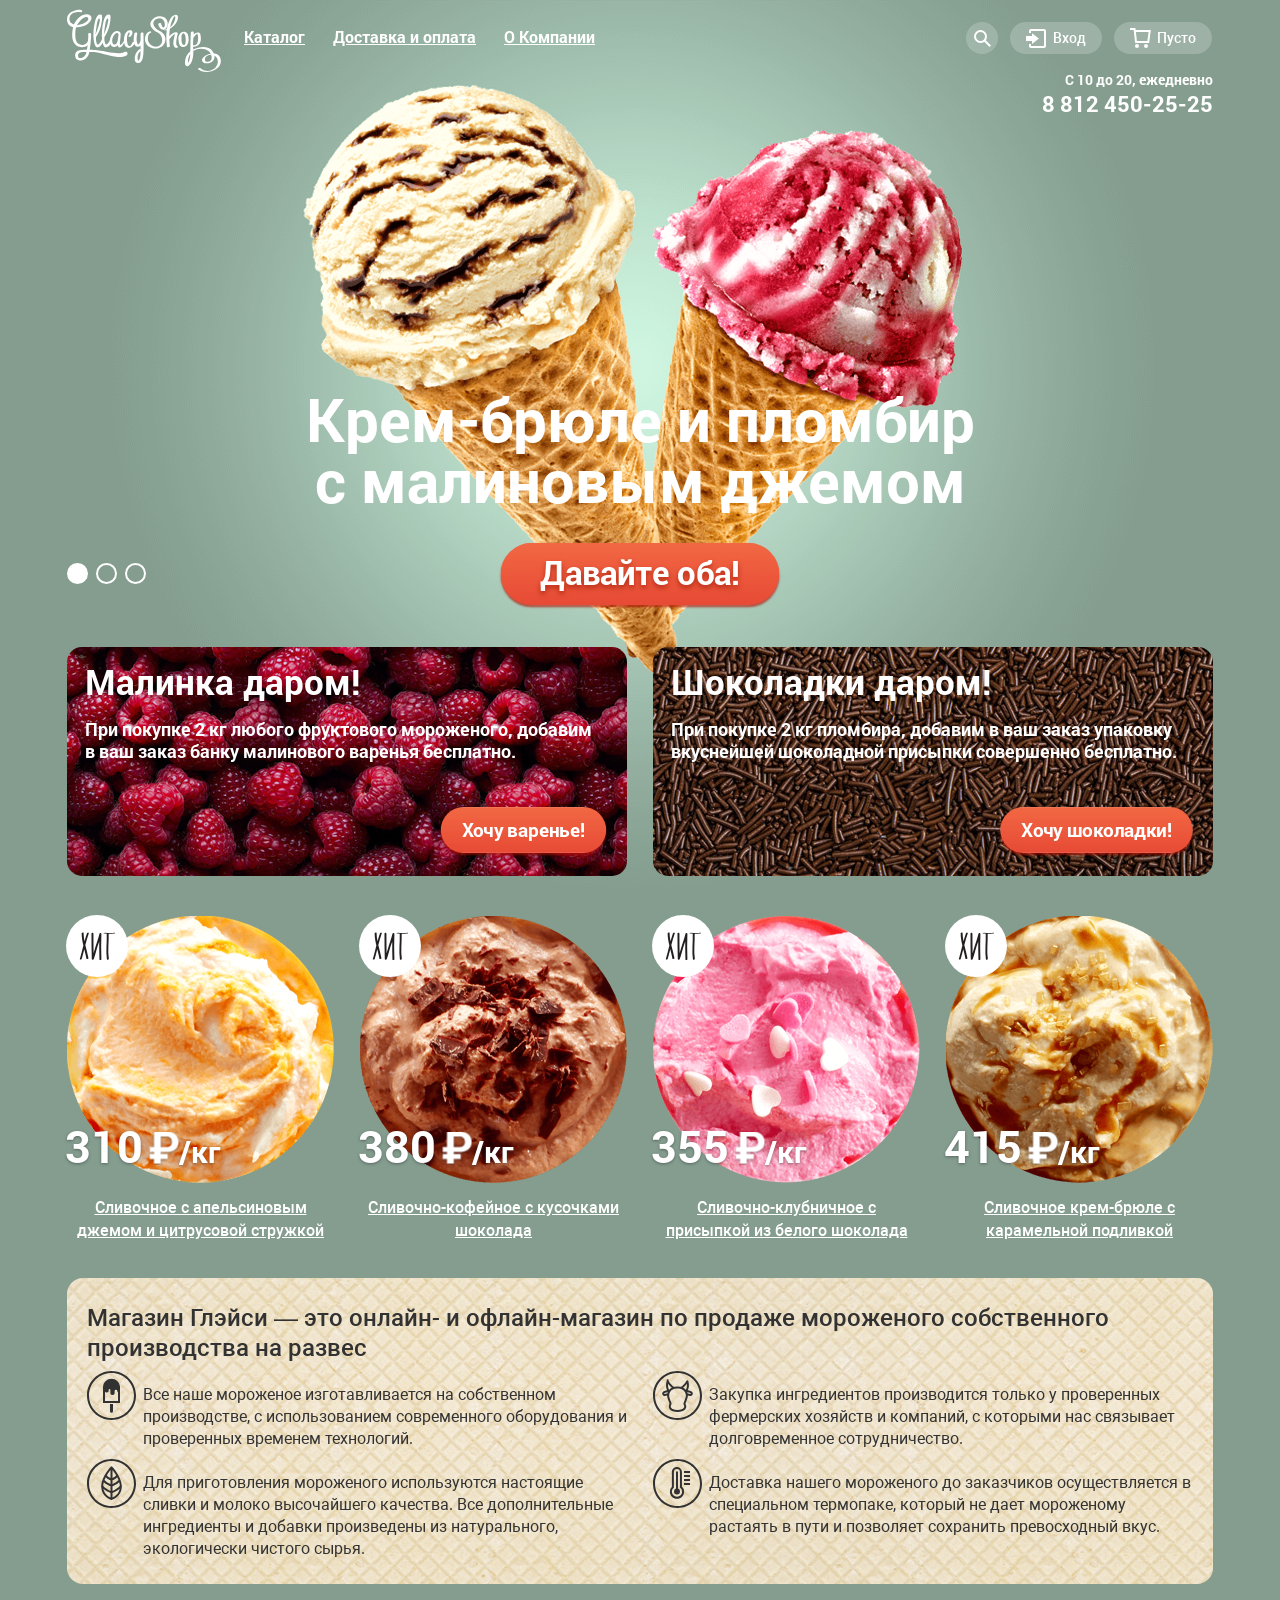
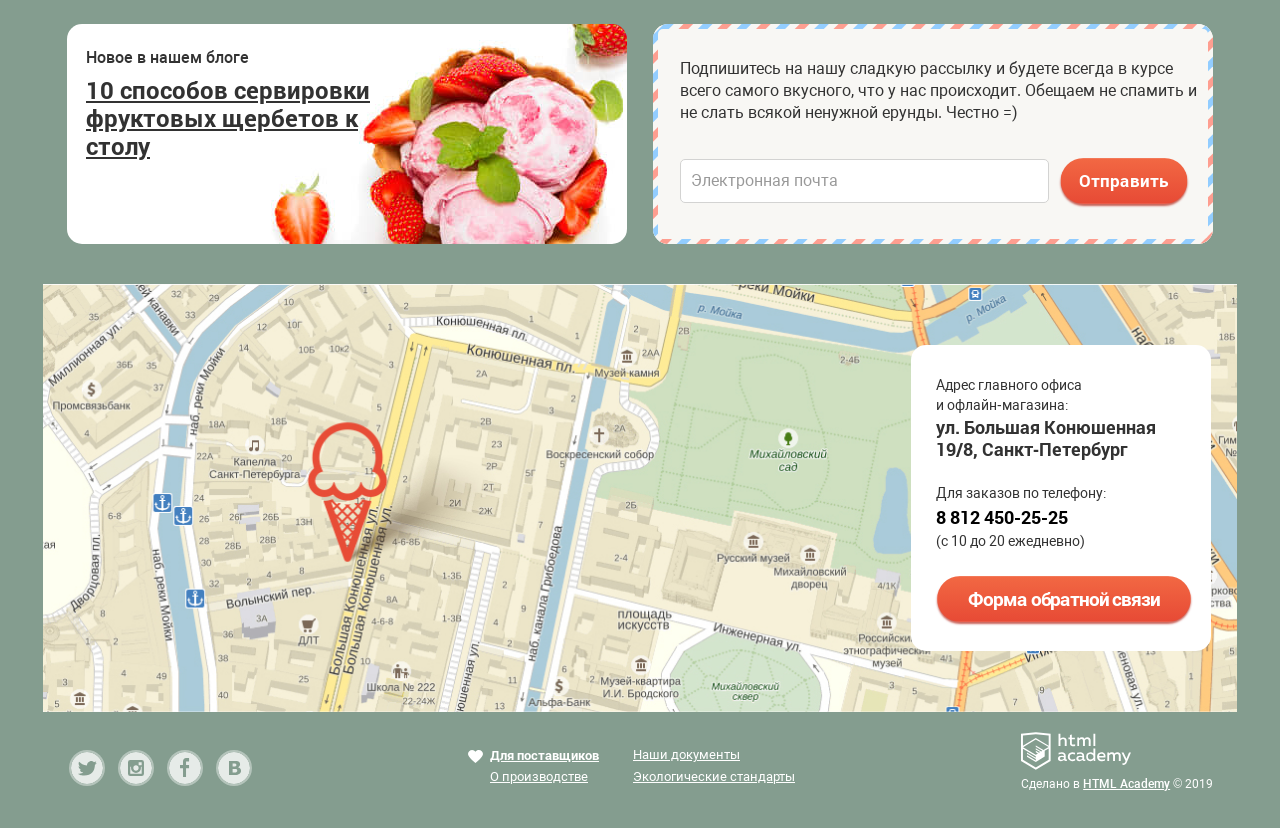
<file: index.html>
<!DOCTYPE html>
<html lang="ru">

<head>
  <meta charset="utf-8">
  <title>HTML Academy: Глейси</title>
  <link rel="stylesheet" href="css/normalize.css">
  <link rel="stylesheet" href="css/style.min.css">
</head>

<body class="page-body">
  <input class="visually-hidden" type="radio" id="product-1" name="toggle" checked>
  <input class="visually-hidden" type="radio" id="product-2" name="toggle">
  <input class="visually-hidden" type="radio" id="product-3" name="toggle">
  <div class="site-wrapper">
    <header class="container page-header">
      <a class="header__column-left"><img class="logo  navigation__logo" src="img/logo.svg" width="154" height="64" alt="Логотип Gllacy Shop"></a>
      <nav class="navigation header__column-center">
        <ul class="navigation-list">
          <li class="navigation-list__item">
            <a class="navigation-list__link" href="#">Каталог</a>
            <ul class="nested-list navigation__nested-list">
              <li class="nested-list__item"><a class="nested-list__link nested-list__link--heading" href="#">Новинки</a></li>
              <li class="nested-list__item"><a class="nested-list__link" href="catalog.html">Сливочное</a></li>
              <li class="nested-list__item"><a class="nested-list__link" href="#">Щербеты</a></li>
              <li class="nested-list__item"><a class="nested-list__link" href="#">Фруктовый лед</a></li>
              <li class="nested-list__item"><a class="nested-list__link" href="#">Мелорин</a></li>
            </ul>
          </li>
          <li class="navigation-list__item"><a class="navigation-list__link" href="#">Доставка и оплата</a></li>
          <li class="navigation-list__item"><a class="navigation-list__link" href="#">О Компании</a></li>
        </ul>
      </nav>
      <div class="header__column-right">
        <ul class="user-navigation">
          <li class="user-navigation__item">
            <button class="user-navigation__icon user-navigation__icon--search" type="button" name="button-search-icon" aria-label="При наведении показывается форма поискаg сайту"><svg xmlns="http://www.w3.org/2000/svg" xmlns:xlink="http://www.w3.org/1999/xlink"
                width="17" height="17" viewbox="0 0 17 17">
                <path fill="#fff" d="M16.958 15.527L11.75 10.32A6.455 6.455 0 0 0 13 6.5 6.5 6.5 0 1 0 6.5 13a6.465 6.465 0 0 0 3.839-1.263l5.205 5.204 1.414-1.414zM6.5 11C4.019 11 2 8.981 2 6.5S4.019 2 6.5 2 11 4.019 11 6.5 8.981 11 6.5 11z" /></svg></button>
            <form class="search-form popup-form user-navigation__popup-form" action="https://echo.htmlacademy.ru" method="get" aria-label="Поиск по сайту">
              <input class="input search-form__input" type="search" name="search" placeholder="Что ищем?">
            </form>
          </li>
          <li class="user-navigation__item">
            <a class="user-navigation__icon user-navigation__icon--login" href="#"><svg class="user-navigation__button-icon" xmlns="http://www.w3.org/2000/svg" xmlns:xlink="http://www.w3.org/1999/xlink" width="21" height="19" viewbox="0 0 21 19">
                <g fill="#fff">
                  <path d="M6 14.875L12.917 9.5 6 4.125v2.917H-.042v4.917H6z" />
                  <path d="M18 0H5C3.9 0 3 .9 3 2v2h2V2h13v15H5v-2H3v2c0 1.1.9 2 2 2h13c1.1 0 2-.9 2-2V2c0-1.1-.9-2-2-2z" />
                </g>
              </svg> Вход</a>
            <form class="form-login user-navigation__form-login popup-form user-navigation__popup-form" action="https://echo.htmlacademy.ru" method="post" aria-label="Форма входа в личный кабинет">
              <input class="input form-login__input" type="email" name="login" placeholder="Электронная почта">
              <input class="input form-login__input" type="password" name="password" placeholder="Пароль">
              <div class="form-login__wrapper">
                <button class="button form-login__button" type="submit">Войти</button>
                <div class="form-login__wrapper-right">
                  <a class="link popup-form__link" href="#">Забыли пароль?</a>
                  <a class="link popup-form__link" href="#">Новая регистрация</a>
                </div>
              </div>
            </form>
          </li>
          <li class="user-navigation__item">
            <a class="user-navigation__icon shopping-cart-icon" href="#" aria-label="Корзина: Пусто">
              <svg class="user-navigation__button-icon" xmlns="http://www.w3.org/2000/svg" width="21" height="20" viewbox="0 0 21 20">
                <g fill="#fff">
                  <path d="M5.657 2.031L5.422 0H0v2h3.64l1.5 13h13.988l1.699-12.969H5.657zM17.372 13H6.922L5.888 4.031h12.66L17.372 13z" />
                  <circle cx="6.984" cy="18" r="2" />
                  <circle cx="15.984" cy="18" r="2" />
                </g>
              </svg>
              Пусто</a>
          </li>
        </ul>
        <p class="header-contacts">
          <span class="text header-contacts__text">C 10 до 20, ежедневно</span>
          <a class="telephone header-contacts__telephone" href="tel:8812450525207">8 812 450-25-25</a>
        </p>
      </div>
    </header>
    <main class="main">
      <div class="container">
        <h1 class="visually-hidden"> Магазин мороженного"Gllacy Shop"</h1>
        <section class="slider">
          <h2 class="visually-hidden">Актуальные предложения</h2>
          <div class="slider-controls">
            <label for="product-1">Первый</label>
            <label for="product-2">Второй</label>
            <label for="product-3">Третий</label>
          </div>
          <ul class="slider-list">
            <li class="slider-item slide" id="slide1">
              <h3 class="slide-title">
                Крем-брюле и пломбир с малиновым джемом
              </h3>
              <a class="button slide-button" href="#">Давайте оба!</a>
            </li>
            <li class="slider-item slide" id="slide2">
              <h3 class="slide-title">
                Шоколадный пломбир и лимонный сорбет
              </h3>
              <a class="button slide-button" href="#">Давайте оба!</a>
            </li>
            <li class="slider-item slide" id="slide3">
              <h3 class="slide-title">
                Пломбир с помадкой и клубничный щербет
              </h3>
              <a class="button slide-button" href="#">Давайте оба!</a>
            </li>
          </ul>
        </section>
        <section class="stock">
          <h2 class="visually-hidden">Акции</h2>
          <ul class="stock__list">
            <li class="stock-item  stock-item--raspberries">
              <h3 class="stock-item__title">Малинка даром!</h3>
              <p class="text stock-item__text">При покупке 2 кг любого фруктового мороженого, добавим в ваш заказ банку малинового варенья бесплатно.
              </p>
              <a class="button stock-item__button" href="#">Хочу варенье!</a>
            </li>
            <li class="stock-item  stock-item--chocolate">
              <h3 class="stock-item__title">Шоколадки даром!</h3>
              <p class="text stock-item__text">При покупке 2 кг пломбира, добавим в ваш заказ упаковку вкуснейшей шоколадной присыпки совершенно бесплатно.
              </p>
              <a class="button stock-item__button" href="#">Хочу шоколадки!</a>
            </li>
          </ul>
        </section>
        <section class="catalog">
          <h2 class="visually-hidden">Каталог мороженного </h2>
          <ul class="calalog-list">
            <li class="catalog-item">
              <div class="catalog-item__wrapper-image catalog-item__wrapper-image--flag">
                <img class="catalog-item__image" src="img/catalog-preview-4.png" width="267" height="267" alt="Мороженное жетлого цвета с белыми прожилками">
                <p class="catalog-item__price">310<span class="catalog-item__price--measure">/кг</span></p>
              </div>
              <h3 class="catalog-item__title">
                <a class="link catalog-item__link" href="#">Сливочное с апельсиновым джемом и цитрусовой стружкой</a>
              </h3>
              <div class="catalog-item__container">
                <a class="button catalog-item__button" href="#">Быстрый просмотр</a>
              </div>
            </li>
            <li class="catalog-item">
              <div class="catalog-item__wrapper-image  catalog-item__wrapper-image--flag">
                <img class="catalog-item__image" src="img/catalog-preview-6.png" width="267" height="267" alt="Мороженное светло-коричневого цвета с присыпкой из тертого шоколада">
                <p class="catalog-item__price">380<span class="catalog-item__price--measure">/кг</span></p>
              </div>
              <h3 class="catalog-item__title">
                <a class="link catalog-item__link" href="#">Сливочно-кофейное с кусочками шоколада</a>
              </h3>
              <div class="catalog-item__container">
                <a class="button catalog-item__button" href="#">Быстрый просмотр</a>
              </div>
            </li>
            <li class="catalog-item">
              <div class="catalog-item__wrapper-image  catalog-item__wrapper-image--flag">
                <img class="catalog-item__image" src="img/catalog-preview-7.png" width="267" height="267" alt="Мороженное свето-розового цвета с присыпкой из белых и розовых сердечек ">
                <p class="catalog-item__price">355<span class="catalog-item__price--measure">/кг</span></p>
              </div>
              <h3 class="catalog-item__title">
                <a class="link catalog-item__link" href="#">Сливочно-клубничное с присыпкой из белого шоколада</a>
              </h3>
              <div class="catalog-item__container">
                <a class="button catalog-item__button" href="#">Быстрый просмотр</a>
              </div>
            </li>
            <li class="catalog-item">
              <div class="catalog-item__wrapper-image catalog-item__wrapper-image--flag">
                <img class="catalog-item__image" src="img/catalog-preview-8.png" width="267" height="267" alt="Белое мороженное с карамельными вкраплениями">
                <p class="catalog-item__price">415<span class="catalog-item__price--measure">/кг</span></p>
              </div>
              <h3 class="catalog-item__title">
                <a class="link catalog-item__link" href="#">Сливочное крем-брюле с карамельной подливкой</a>
              </h3>
              <div class="catalog-item__container">
                <a class="button catalog-item__button" href="#">Быстрый просмотр</a>
              </div>
            </li>
          </ul>
        </section>
        <section class="advantages">
          <h2 class="visually-hidden">Преимущества</h2>
          <p class="text  advantages__description">Магазин Глэйси — это онлайн- и офлайн-магазин по продаже мороженого собственного производства на развес</p>
          <ul class="advantages-list">
            <li class="advantages-item advantages-item--ice-cream">
              <p class="text advantages-item__text">Все наше мороженое изготавливается на собственном производстве, с использованием современного оборудования и проверенных временем технологий.
              </p>
            </li>
            <li class="advantages-item advantages-item--cow">
              <p class="text advantages-item__text">Закупка ингредиентов производится только у проверенных фермерских хозяйств и компаний, с которыми нас связывает долговременное сотрудничество.
              </p>
            </li>
            <li class="advantages-item  advantages-item--eco">
              <p class="text advantages-item__text">
                Для приготовления мороженого используются настоящие сливки и молоко высочайшего качества. Все дополнительные ингредиенты и добавки произведены из натурального, экологически чистого сырья.
              </p>
            </li>
            <li class="advantages-item advantages-item--thermometer">
              <p class="text advantages-item__text">Доставка нашего мороженого до заказчиков осуществляется в специальном термопаке, который не дает мороженому растаять в пути и позволяет сохранить превосходный вкус.
              </p>
            </li>
          </ul>
        </section>
        <section class="news">
          <h2 class="visually-hidden">Новости блога</h2>
          <article class="news-article news__item">
            <h3 class="news-article__title">Новое в нашем блоге</h3>
            <a class="link news-article__link" href="#">10 способов сервировки фруктовых щербетов к столу</a>
          </article>
          <div class="subscription-conteiner news__item">
            <section class="subscription">
              <h3 class="visually-hidden">Подписка на рассылку новостей</h3>
              <p class="text subscription__text">Подпишитесь на нашу сладкую рассылку и будете всегда в курсе всего самого вкусного, что у нас происходит. Обещаем не спамить и не слать всякой ненужной ерунды. Честно =) </p>
              <form class="subscription-form subscription__subscription-form" action="https://echo.htmlacademy.ru" method="get" aria-label="Оставить элекnронную почту для подписки на новости">
                <input class="input subscription-form__input" type="search" name="search" placeholder="Электронная почта">
                <button class="button subscription-form__button" type="submit">Отправить</button>
              </form>
            </section>
          </div>
        </section>
      </div>
      <section class="contacts">
        <h2 class="visually-hidden">Контакты</h2>
        <div class="container">
          <div class="contacts-wrapper">
            <p class="text contacts__text">Адрес главного офиса и&#160;офлайн&#8209;магазина:</p>
            <address class="address" property="address" typeof="PostalAddress">
              <span class="text contacts__text contacts__text--address" property="streetAddress"> ул. Большая Конюшенная 19/8,</span>
              <span class="text contacts__text contacts__text--address" property="addressLocality"> Санкт&#8209;Петербург </span>
            </address>
            <p class="text contacts__text contacts__text--telephone">Для заказов по телефону:</p>
            <a class="telephone contacts__telephone" href="tel:8812450525207" property="telephone">8 812 450-25-25</a>
            <p class="text contacts__text contacts__text--telephone">(c 10 до 20 ежедневно)</p>
            <a class="button contacts__button" href="contacts.html">Форма обратной связи</a>
          </div>
        </div>
        <iframe class="map contacts__map" src="https://www.google.com/maps/embed?pb=!1m18!1m12!1m3!1d1998.6037872533277!2d30.320858716096975!3d59.93871648187614!2m3!1f0!2f0!3f0!3m2!1i1024!2i768!4f13.1!3m3!1m2!1s0x4696310fca145cc1%3A0x42b32648d8238007!2z0JHQvtC70YzRiNCw0Y8g0JrQvtC90Y7RiNC10L3QvdCw0Y8g0YPQuy4sIDE5LzgsINCh0LDQvdC60YIt0J_QtdGC0LXRgNCx0YPRgNCzLCDQoNC-0YHRgdC40Y8sIDE5MTE4Ng!5e0!3m2!1sru!2sus!4v1552592112877"></iframe>
      </section>
    </main>
    <footer class="page-footer container">
      <ul class="social-list page-footer__social-list">
        <li class="social-item"><a class="social-item__link social-item__link--twitter" href="https://twitter.com/htmlacademy_ru?lang=ru" aria-label="HTML Академия в Twitter"></a></li>
        <li class="social-item"><a class="social-item__link social-item__link--instagram" href="https://www.instagram.com/htmlacademy/?hl=ru" aria-label="HTML Академия в Instagram"></a></li>
        <li class="social-item"><a class="social-item__link social-item__link--facebook" href="https://www.facebook.com/htmlacademy/" aria-label="HTML Академия в Facebook"></a></li>
        <li class="social-item"><a class="social-item__link social-item__link--vkontakte" href="https://vk.com/htmlacademy" aria-label="HTML Академия в Vkontakte"></a></li>
      </ul>
      <ul class="legal-list page-footer__legal-list">
        <li class="legal-item"><a class="link legal-item__link legal-item__link--accent" href="#">Для поставщиков</a></li>
        <li class="legal-item"><a class="link legal-item__link" href="#">Наши документы</a></li>
        <li class="legal-item"><a class="link legal-item__link" href="#">О производстве</a></li>
        <li class="legal-item"><a class="link legal-item__link" href="#">Экологические стандарты</a></li>
      </ul>
      <div class="copyright page-footer__copyright">
        <a href="https://htmlacademy.ru/intensive/htmlcss" class="copyright__logo-link"><img class="copyright__logo" src="img/logo-htmlacademy.svg" alt="Логотип htmlacademy" width="110" height="40"></a>
        <p class="text copyright__text">Сделано в <a class="link copyright__link" href="https://htmlacademy.ru/intensive/htmlcss">HTML Academy</a> © 2019</p>
      </div>
    </footer>
  </div>
  <div class="feedback-container">
    <section class="feedback popup-form">
      <h2 class="visually-hidden">Форма обратной связи</h2>
      <p class="text feedback__text">Мы обязательно Вам ответим! </p>
      <form class="feedback-form" action="index.html" method="post">
        <input class="input feedback-form__input" type="text" name="feedback-name" placeholder="Как Вас зовут?">
        <input class="input feedback-form__input" type="email" name="feedback-email" placeholder="Ваша почта для ответа?">
        <textarea class="input feedback-form__input feedback-form__input--text" name="feedback-text" rows="6" cols="80" placeholder="Напишите что-нибудь..."></textarea>
        <button class="button feedback__button" type="submit" name="button">Отправить</button>
        <button class="feedback__button-close" type="button" name="button-close" aria-label="Закрыть форму"></button>
      </form>
    </section>
  </div>
</body>

</html>
</file>
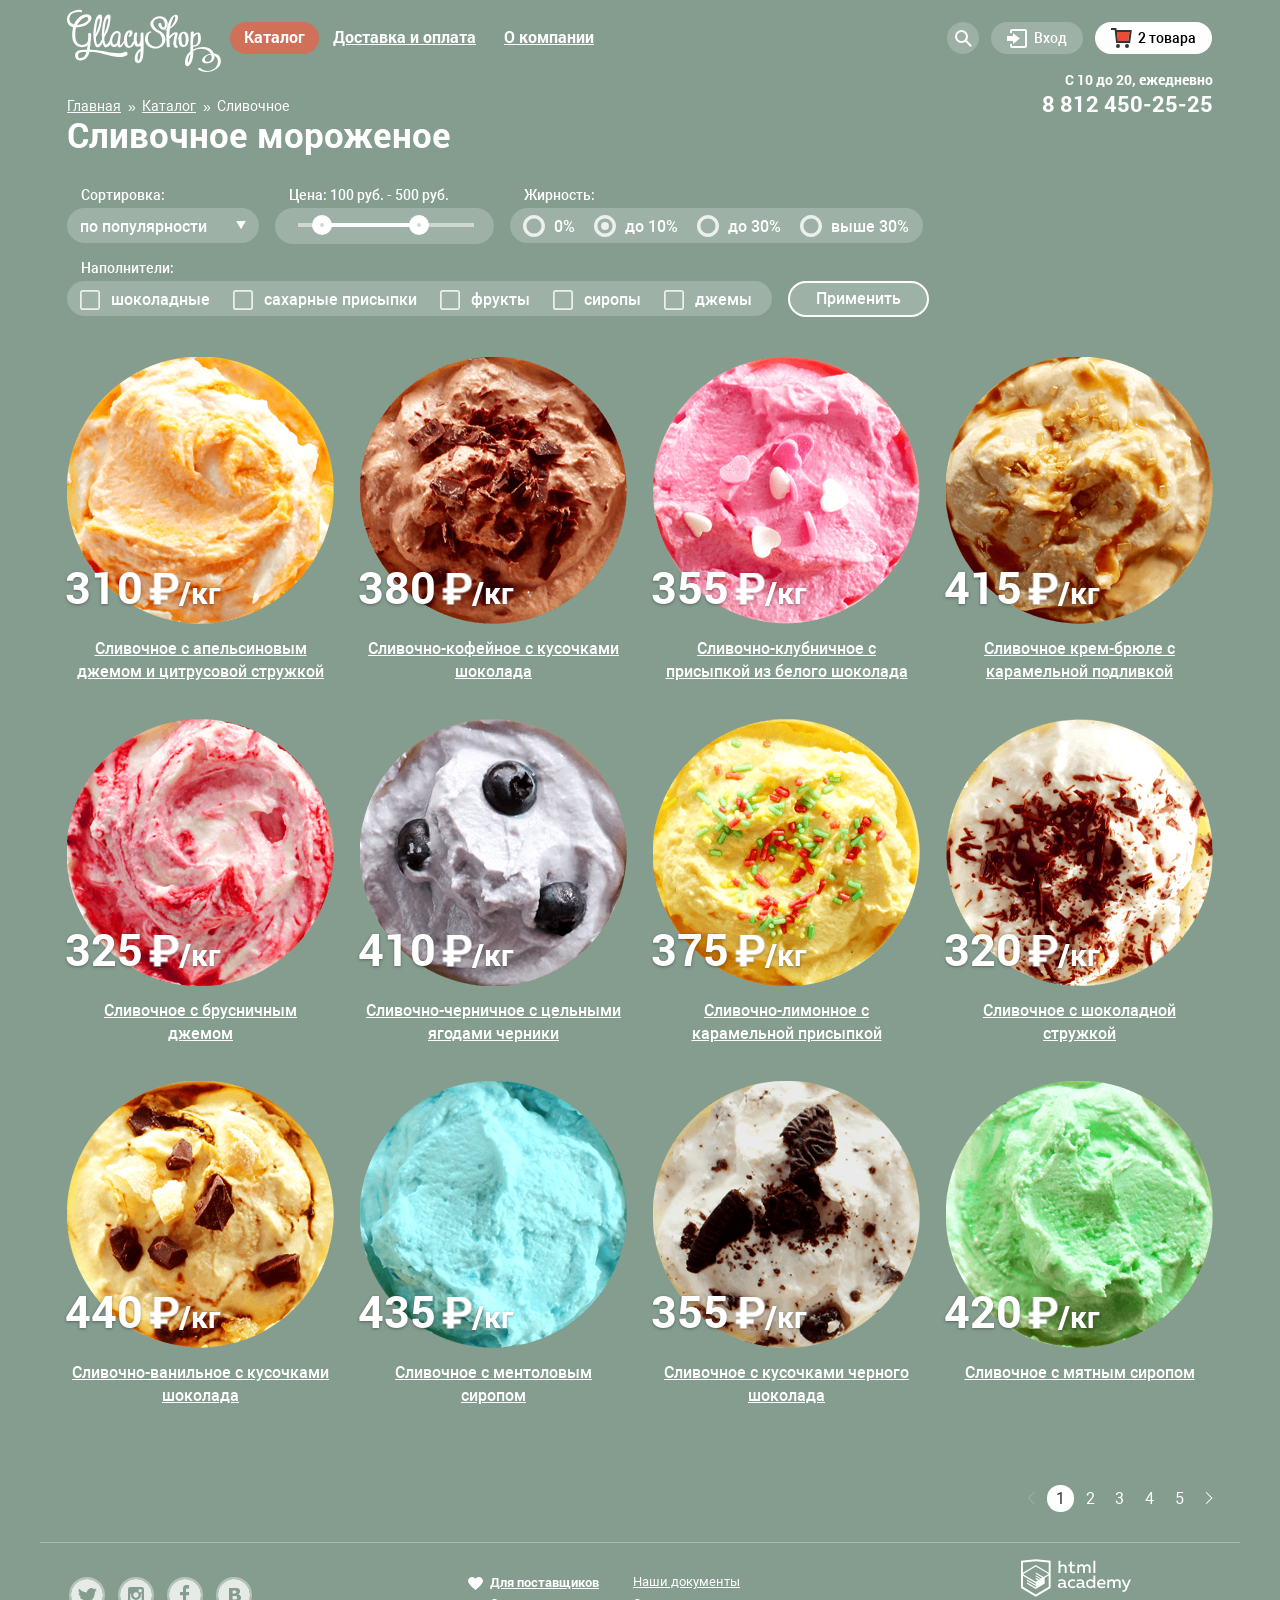
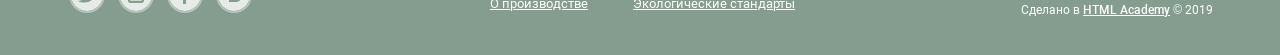
<file: catalog.html>
<!DOCTYPE html>
<html lang="ru">

<head>
  <meta charset="utf-8">
  <title>HTML Academy: Глейси</title>
  <link rel="stylesheet" href="css/normalize.css">
  <link rel="stylesheet" href="css/style.min.css">
</head>

<body class="page-body page-body--inner-page">
  <header class="container page-header">
    <a class="header__column-left" href="./index.html"><img class="logo navigation__logo" src="img/logo.svg" width="154" height="64" alt="Логотип Gllacy Shop"></a>
    <nav class="navigation header__column-center">
      <ul class="navigation-list">
        <li class="navigation-list__item">
          <a class="navigation-list__link navigation-list__link--current">Каталог</a>
          <ul class="nested-list navigation__nested-list">
            <li class="nested-list__item"><a class="nested-list__link nested-list__link--heading" href="#">Новинки</a></li>
            <li class="nested-list__item"><a class="nested-list__link" href="catalog.html">Сливочное</a></li>
            <li class="nested-list__item"><a class="nested-list__link" href="#">Щербеты</a></li>
            <li class="nested-list__item"><a class="nested-list__link" href="#">Фруктовый лед</a></li>
            <li class="nested-list__item"><a class="nested-list__link" href="#">Мелорин</a></li>
          </ul>
        </li>
        <li class="navigation-list__item"><a class="navigation-list__link" href="#">Доставка и оплата</a></li>
        <li class="navigation-list__item"><a class="navigation-list__link" href="#">О компании</a></li>
      </ul>
    </nav>
    <div class="header__column-right">
      <ul class="user-navigation">
        <li class="user-navigation__item">
          <button class="user-navigation__icon user-navigation__icon--search" type="button" name="button-search-icon" aria-label="При наведении показывается форма поискаg сайту"><svg xmlns="http://www.w3.org/2000/svg" xmlns:xlink="http://www.w3.org/1999/xlink"
              width="17" height="17" viewbox="0 0 17 17">
              <path fill="#fff" d="M16.958 15.527L11.75 10.32A6.455 6.455 0 0 0 13 6.5 6.5 6.5 0 1 0 6.5 13a6.465 6.465 0 0 0 3.839-1.263l5.205 5.204 1.414-1.414zM6.5 11C4.019 11 2 8.981 2 6.5S4.019 2 6.5 2 11 4.019 11 6.5 8.981 11 6.5 11z" /></svg></button>
          <form class="search-form popup-form user-navigation__popup-form" action="https://echo.htmlacademy.ru" method="get" aria-label="Поиск по сайту">
            <input class="input search-form__input" type="search" name="search" placeholder="Что ищем?">
          </form>
        </li>
        <li class="user-navigation__item">
          <a class="user-navigation__icon user-navigation__icon--login" href="#"><svg class="user-navigation__button-icon" xmlns="http://www.w3.org/2000/svg" xmlns:xlink="http://www.w3.org/1999/xlink" width="21" height="19" viewbox="0 0 21 19">
              <g fill="#fff">
                <path d="M6 14.875L12.917 9.5 6 4.125v2.917H-.042v4.917H6z" />
                <path d="M18 0H5C3.9 0 3 .9 3 2v2h2V2h13v15H5v-2H3v2c0 1.1.9 2 2 2h13c1.1 0 2-.9 2-2V2c0-1.1-.9-2-2-2z" />
              </g>
            </svg> Вход</a>
          <form class="form-login user-navigation__form-login popup-form user-navigation__popup-form" action="https://echo.htmlacademy.ru" method="post" aria-label="Форма входа в личный кабинет">
            <input class="input form-login__input" type="email" name="login" placeholder="Электронная почта">
            <input class="input form-login__input" type="password" name="password" placeholder="Пароль">
            <div class="form-login__wrapper">
              <button class="button form-login__button" type="submit">Войти</button>
              <div class="form-login__wrapper-right">
                <a href="#" class="link popup-form__link">Забыли пароль?</a>
                <a href="#" class="link popup-form__link">Новая регистрация</a>
              </div>
            </div>
          </form>
        </li>
        <li class="user-navigation__item">
          <a class="user-navigation__icon shopping-cart-icon shopping-cart-icon--full" href="#" aria-label="Корзина: 2 товара">
            <svg class="user-navigation__button-icon" xmlns="http://www.w3.org/2000/svg" width="21" height="20" viewbox="0 0 21 20">
              <path fill="#E84D37" d="M5.888 4.031L6.922 13h10.45l1.176-8.969z" />
              <circle fill="#343434" cx="6.984" cy="18" r="2" />
              <circle fill="#343434" cx="15.984" cy="18" r="2" />
              <path fill="#343434" d="M5.657 2.031L5.422 0H0v2h3.64l1.5 13h13.988l1.699-12.969H5.657zM17.372 13H6.922L5.888 4.031h12.66L17.372 13z" />
            </svg>
            2 товара </a>
          <div class="shopping-cart-nested popup-form user-navigation__popup-form">
            <ul class="shopping-cart-nested__list">
              <li class="shopping-cart-nested__item">
                <button class="button-delete" type="button" name="shopping-cart-delete"></button>
                <img class="shopping-cart-nested__preview" src="img/catalog-preview-4.png" width="33" height="33" alt="Мороженное жетлого цвета с белыми прожилками">
                <p class="text shopping-cart-nested__description">Пломбир с апельсиновым джемом</p>
                <p class="text shopping-cart-nested__quantity">1,5 кг х<span class="shopping-cart-nested__price">200 руб.</span></p>
                <p class="text shopping-cart-nested__cost">300 руб.</p>
              </li>
              <li class="shopping-cart-nested__item">
                <button class="button-delete" type="button" name="shopping-cart-delete"></button>
                <img class="shopping-cart-nested__preview" src="img/catalog-preview-7.png" width="33" height="33" alt="Мороженное светло-коричневого цвета с присыпкой из тертого шоколада">
                <p class="text shopping-cart-nested__description">Клубничный пломбир с присыпкой из белого шоколада</p>
                <p class="text shopping-cart-nested__quantity">1,5 кг х<span class="shopping-cart-nested__price">300 руб.</span></p>
                <p class="text shopping-cart-nested__cost">450 руб.</p>
              </li>
            </ul>
            <strong class="text shopping-cart-nested__cost shopping-cart-nested__cost--summ">Итого: 750 руб.</strong>
            <a class="button shopping-cart-nested__button" href="#">Оформить заказ</a>
          </div>
        </li>
      </ul>
      <p class="header-contacts">
        <span class="text header-contacts__text">C 10 до 20, ежедневно</span>
        <a class="telephone header-contacts__telephone" href="tel:8812450525207">8 812 450-25-25</a>
      </p>
    </div>
  </header>
  <main class="container inner-page">
    <ul class="breadcrumbs">
      <li class="breadcrumbs-item"><a class="link breadcrumbs-item__link" href="index.html">Главная</a></li>
      <li class="breadcrumbs-item"><a class="link breadcrumbs-item__link" href="#">Каталог</a></li>
      <li class="breadcrumbs-item"><a class="link breadcrumbs-item__link breadcrumbs-item__link--current">Сливочное</a></li>
    </ul>
    <h1 class="inner-page__title">Сливочное мороженое</h1>
    <section class="sorting">
      <form class="form-sorting" action="https://echo.htmlacademy.ru" method="get">
        <fieldset class="sorting__fieldset">
          <legend class="sorting__legend">Сортировка:</legend>
          <div class="sorting__select-wrapper">
            <select class="sorting__select sorting-item-wrapper" name="sorting-type">
              <option class="sorting__select-item" value="by-popularity">по популярности</option>
              <option class="sorting__select-item" value="cheap-first">сначала недорогие</option>
              <option class="sorting__select-item" value="dear-first">сначала дорогие</option>
              <option class="sorting__select-item" value="fatty-fatty">по жирности</option>
            </select>
            <svg class="select-wrapper__icon" width="10" height="16" viewbox="0 0 19 16" fill="none" xmlns="http://www.w3.org/2000/svg">
              <path d="M9.5 16L0.406734 0.25L18.5933 0.25L9.5 16Z" fill="white" />
            </svg>
          </div>
        </fieldset>
        <fieldset class="sorting__fieldset">
          <legend class="sorting__legend">Цена: 100 руб. - 500 руб.</legend>
          <div class="sorting-item-wrapper sorting-item-wrapper--toggle">
            <div class="toggle toggle--1"></div>
            <div class="toggle toggle--2"></div>
            <div class="rail rail--1"></div>
            <div class="rail rail--2"></div>
          </div>
        </fieldset>
        <fieldset class="sorting__fieldset">
          <legend class="sorting__legend">Жирность:</legend>
          <div class="sorting-item-wrapper">
            <input id="fat-percentage--0" class="sorting__input sorting__input--type-radio" type="radio" name="fat-percentage" value="0">
            <label for="fat-percentage--0" class="sorting__label sorting__label--radio">0%</label>
            <input id="fat-percentage--up-to-10" class="sorting__input sorting__input--type-radio" type="radio" name="fat-percentage" value="up-to-10" checked>
            <label for="fat-percentage--up-to-10" class="sorting__label sorting__label--radio">до 10%</label>
            <input id="fat-percentage--up-to-30" class="sorting__input sorting__input--type-radio" type="radio" name="fat-percentage" value="up-to-30">
            <label for="fat-percentage--up-to-30" class="sorting__label sorting__label--radio">до 30%</label>
            <input id="fat-percentage--more-then-30" class="sorting__input sorting__input--type-radio" type="radio" name="fat-percentage" value="more-then-30">
            <label for="fat-percentage--more-then-30" class="sorting__label sorting__label--radio"> выше 30%</label>
          </div>
        </fieldset>
        <fieldset class="sorting__fieldset">
          <legend class="sorting__legend">Наполнители:</legend>
          <div class="sorting-item-wrapper sorting-item-wrapper--checkbox">
            <input id="filler-chocolate" class="sorting__input sorting__input--type-checkbox" type="checkbox" name="filler-chocolate">
            <label for="filler-chocolate" class="sorting__label sorting__label--checkbox"> шоколадные </label>
            <input id="filler-sugar" class="sorting__input sorting__input--type-checkbox" type="checkbox" name="filler-sugar">
            <label for="filler-sugar" class="sorting__label sorting__label--checkbox"> сахарные присыпки </label>
            <input id="filler-fruits" class="sorting__input sorting__input--type-checkbox" type="checkbox" name="filler-fruits">
            <label for="filler-fruits" class="sorting__label sorting__label--checkbox"> фрукты </label>
            <input id="filler-syrup" class="sorting__input sorting__input--type-checkbox" type="checkbox" name="filler-syrup">
            <label for="filler-syrup" class="sorting__label sorting__label--checkbox"> сиропы </label>
            <input id="filler-jam" class="sorting__input sorting__input--type-checkbox" type="checkbox" name="filler-jam">
            <label for="filler-jam" class="sorting__label sorting__label--checkbox"> джемы </label>
          </div>
        </fieldset>
        <button class="sorting-item-wrapper sorting__button" type="submit" name="button-form-sorting">Применить</button>
      </form>
    </section>
    <ul class="calalog-list inner-page__catalog">
      <li class="catalog-item">
        <div class="catalog-item__wrapper-image">
          <img class="catalog-item__image" src="img/catalog-preview-4.png" width="267" height="267" alt="Мороженное светло-коричневого цвета с присыпкой из тертого шоколада">
          <p class="catalog-item__price">310 <span class="catalog-item__price--measure">/кг</span></p>
        </div>
        <h3 class="catalog-item__title">
          <a class="link catalog-item__link" href="#">Сливочное с апельсиновым джемом и цитрусовой стружкой
          </a>
        </h3>
        <div class="catalog-item__container">
          <a class="button catalog-item__button" href="#">Быстрый просмотр</a>
        </div>
      </li>
      <li class="catalog-item">
        <div class="catalog-item__wrapper-image">
          <img class="catalog-item__image" src="img/catalog-preview-6.png" width="267" height="267" alt="Мороженное светло-коричневого цвета с присыпкой из тертого шоколада">
          <p class="catalog-item__price">380 <span class="catalog-item__price--measure">/кг</span></p>
        </div>
        <h3 class="catalog-item__title">
          <a class="link catalog-item__link" href="#">Сливочно-кофейное с кусочками шоколада</a>
        </h3>
        <div class="catalog-item__container">
          <a class="button catalog-item__button" href="#">Быстрый просмотр</a>
        </div>
      </li>
      <li class="catalog-item">
        <div class="catalog-item__wrapper-image">
          <img class="catalog-item__image" src="img/catalog-preview-7.png" width="267" height="267" alt="Мороженное светло-коричневого цвета с присыпкой из тертого шоколада">
          <p class="catalog-item__price">355 <span class="catalog-item__price--measure">/кг</span></p>
        </div>
        <h3 class="catalog-item__title">
          <a class="link catalog-item__link" href="#">Сливочно-клубничное с присыпкой из белого шоколада</a>
        </h3>
        <div class="catalog-item__container">
          <a class="button catalog-item__button" href="#">Быстрый просмотр</a>
        </div>
      </li>
      <li class="catalog-item">
        <div class="catalog-item__wrapper-image">
          <img class="catalog-item__image" src="img/catalog-preview-8.png" width="267" height="267" alt="Мороженное светло-коричневого цвета с присыпкой из тертого шоколада">
          <p class="catalog-item__price">415 <span class="catalog-item__price--measure">/кг</span></p>
        </div>
        <h3 class="catalog-item__title">
          <a class="link catalog-item__link" href="#">Сливочное крем-брюле с карамельной подливкой</a>
        </h3>
        <div class="catalog-item__container">
          <a class="button catalog-item__button" href="#">Быстрый просмотр</a>
        </div>
      </li>
      <li class="catalog-item">
        <div class="catalog-item__wrapper-image">
          <img class="catalog-item__image" src="img/catalog-preview-9.png" width="267" height="267" alt="Мороженное светло-коричневого цвета с присыпкой из тертого шоколада">
          <p class="catalog-item__price">325 <span class="catalog-item__price--measure">/кг</span></p>
        </div>
        <h3 class="catalog-item__title">
          <a class="link catalog-item__link" href="#">Сливочное с брусничным джемом
          </a>
        </h3>
        <div class="catalog-item__container">
          <a class="button catalog-item__button" href="#">Быстрый просмотр</a>
        </div>
      </li>
      <li class="catalog-item">
        <div class="catalog-item__wrapper-image">
          <img class="catalog-item__image" src="img/catalog-preview-11.png" width="267" height="267" alt="Мороженное светло-коричневого цвета с присыпкой из тертого шоколада">
          <p class="catalog-item__price">410 <span class="catalog-item__price--measure">/кг</span></p>
        </div>
        <h3 class="catalog-item__title">
          <a class="link catalog-item__link" href="#">Сливочно-черничное с цельными ягодами черники </a>
        </h3>
        <div class="catalog-item__container">
          <a class="button catalog-item__button" href="#">Быстрый просмотр</a>
        </div>
      </li>
      <li class="catalog-item">
        <div class="catalog-item__wrapper-image">
          <img class="catalog-item__image" src="img/catalog-preview-1.png" width="267" height="267" alt="Мороженное светло-коричневого цвета с присыпкой из тертого шоколада">
          <p class="catalog-item__price">375 <span class="catalog-item__price--measure">/кг</span></p>
        </div>
        <h3 class="catalog-item__title">
          <a class="link catalog-item__link" href="#">Сливочно-лимонное с карамельной присыпкой</a>
        </h3>
        <div class="catalog-item__container">
          <a class="button catalog-item__button" href="#">Быстрый просмотр</a>
        </div>
      </li>
      <li class="catalog-item">
        <div class="catalog-item__wrapper-image">
          <img class="catalog-item__image" src="img/catalog-preview-3.png" width="267" height="267" alt="Мороженное светло-коричневого цвета с присыпкой из тертого шоколада">
          <p class="catalog-item__price">320 <span class="catalog-item__price--measure">/кг</span></p>
        </div>
        <h3 class="catalog-item__title">
          <a class="link catalog-item__link" href="#">Сливочное с шоколадной стружкой</a>
        </h3>
        <div class="catalog-item__container">
          <a class="button catalog-item__button" href="#">Быстрый просмотр</a>
        </div>
      </li>
      <li class="catalog-item">
        <div class="catalog-item__wrapper-image">
          <img class="catalog-item__image" src="img/catalog-preview-10.png" width="267" height="267" alt="Мороженное светло-коричневого цвета с присыпкой из тертого шоколада">
          <p class="catalog-item__price">440 <span class="catalog-item__price--measure">/кг</span></p>
        </div>
        <h3 class="catalog-item__title">
          <a class="link catalog-item__link" href="#">Сливочно-ванильное с кусочками шоколада
          </a>
        </h3>
        <div class="catalog-item__container">
          <a class="button catalog-item__button" href="#">Быстрый просмотр</a>
        </div>
      </li>
      <li class="catalog-item">
        <div class="catalog-item__wrapper-image">
          <img class="catalog-item__image" src="img/catalog-preview-12.png" width="267" height="267" alt="Мороженное светло-коричневого цвета с присыпкой из тертого шоколада">
          <p class="catalog-item__price">435 <span class="catalog-item__price--measure">/кг</span></p>
        </div>
        <h3 class="catalog-item__title">
          <a class="link catalog-item__link" href="#">Сливочноe с ментоловым сиропом</a>
        </h3>
        <div class="catalog-item__container">
          <a class="button catalog-item__button" href="#">Быстрый просмотр</a>
        </div>
      </li>
      <li class="catalog-item">
        <div class="catalog-item__wrapper-image">
          <img class="catalog-item__image" src="img/catalog-preview-2.png" width="267" height="267" alt="Мороженное светло-коричневого цвета с присыпкой из тертого шоколада">
          <p class="catalog-item__price">355 <span class="catalog-item__price--measure">/кг</span></p>
        </div>
        <h3 class="catalog-item__title">
          <a class="link catalog-item__link" href="#">Сливочное с кусочками черного шоколада</a>
        </h3>
        <div class="catalog-item__container">
          <a class="button catalog-item__button" href="#">Быстрый просмотр</a>
        </div>
      </li>
      <li class="catalog-item">
        <div class="catalog-item__wrapper-image">
          <img class="catalog-item__image" src="img/catalog-preview-5.png" width="267" height="267" alt="Мороженное светло-коричневого цвета с присыпкой из тертого шоколада">
          <p class="catalog-item__price">420 <span class="catalog-item__price--measure">/кг</span></p>
        </div>
        <h3 class="catalog-item__title">
          <a class="link catalog-item__link" href="#">Сливочное с мятным сиропом</a>
        </h3>
        <div class="catalog-item__container">
          <a class="button catalog-item__button" href="#">Быстрый просмотр</a>
        </div>
      </li>
    </ul>
    <div class="paginator">
      <a class="paginator-item paginator-item__link paginator-item__link--back paginator-item__link--disable">Назад</a>
      <ul class="paginator-list">
        <li class="paginator-item"><a class="paginator-item__link paginator-item__link--current">1</a></li>
        <li class="paginator-item"><a class="paginator-item__link" href="#2">2</a></li>
        <li class="paginator-item"><a class="paginator-item__link" href="#3">3</a></li>
        <li class="paginator-item"><a class="paginator-item__link" href="#4">4</a></li>
        <li class="paginator-item"><a class="paginator-item__link" href="#5">5</a></li>
      </ul>
      <a class="paginator-item paginator-item__link paginator-item__link--next" href="#next">Вперед</a>
    </div>
  </main>
  <footer class="container page-footer page-footer--inner-page">
    <ul class="social-list page-footer__social-list">
      <li class="social-item"><a class="social-item__link social-item__link--twitter" href="https://twitter.com/htmlacademy_ru?lang=ru" aria-label="HTML Академия в Twitter"></a></li>
      <li class="social-item"><a class="social-item__link social-item__link--instagram" href="https://www.instagram.com/htmlacademy/?hl=ru" aria-label="HTML Академия в Instagram"></a></li>
      <li class="social-item"><a class="social-item__link social-item__link--facebook" href="https://www.facebook.com/htmlacademy/" aria-label="HTML Академия в Facebook"></a></li>
      <li class="social-item"><a class="social-item__link social-item__link--vkontakte" href="https://vk.com/htmlacademy" aria-label="HTML Академия в Vkontakte"></a></li>
    </ul>
    <ul class="legal-list page-footer__legal-list">
      <li class="legal-item"><a class="link legal-item__link legal-item__link--accent" href="#">Для поставщиков</a></li>
      <li class="legal-item"><a class="link legal-item__link" href="#">Наши документы</a></li>
      <li class="legal-item"><a class="link legal-item__link" href="#">О производстве</a></li>
      <li class="legal-item"><a class="link legal-item__link" href="#">Экологические стандарты</a></li>
    </ul>
    <div class="copyright page-footer__copyright">
      <a href="https://htmlacademy.ru/intensive/htmlcss" class="copyright__logo-link"><img class="copyright__logo" src="img/logo-htmlacademy.svg" alt="Логотип htmlacademy" width="110" height="40"></a>
      <p class="text copyright__text">Сделано в <a class="link copyright__link" href="https://htmlacademy.ru/intensive/htmlcss">HTML Academy</a> © 2019</p>
    </div>
  </footer>
</body>

</html>
</file>
<file: css/style.min.css>
@font-face{font-family:"roboto";font-weight:300;font-style:normal;src:url(../fonts/roboto.woff2) format("woff2"),url(../fonts/roboto.woff) format("woff")}@font-face{font-family:"roboto";font-weight:500;font-style:normal;src:url(../fonts/robotomedium.woff2) format("woff2"),url(../fonts/robotomedium.woff) format("woff")}@font-face{font-family:"roboto";font-weight:900;font-style:normal;src:url(../fonts/robotobold.woff2) format("woff2"),url(../fonts/robotobold.woff) format("woff")}*,::after,::before{-webkit-box-sizing:inherit;box-sizing:inherit}html{-webkit-box-sizing:border-box;box-sizing:border-box}.site-wrapper{min-width:1200px;min-height:100vh;-webkit-transition:background-image .5s ease,background-color .5s ease;-o-transition:background-image .5s ease,background-color .5s ease;transition:background-image .5s ease,background-color .5s ease;background-color:#849d8f;background-image:url(../img/slider-ice-1.png);background-repeat:no-repeat;background-position:top center}.site-wrapper::after,.site-wrapper::before{visibility:hidden;content:""}.site-wrapper::before{background-image:url(../img/slider-ice-2.png)}.site-wrapper::after{background-image:url(../img/slider-ice-3.png)}.slider{position:relative;display:-webkit-box;display:-ms-flexbox;display:flex;-webkit-box-align:center;align-items:center;-ms-flex-align:center;-webkit-box-orient:vertical;-webkit-box-direction:normal;-ms-flex-direction:column;flex-direction:column;margin-bottom:43px;padding-top:257px;text-align:center;color:#fff}.slider-list{margin:0;padding:0;list-style:none}.slide{display:none}.slide-title{width:700px;margin:0 auto 34px}.button{cursor:pointer;vertical-align:middle;background:#f26843;background:-webkit-gradient(linear,left top,left bottom,from(#f26843),to(#e74a35));background:-webkit-linear-gradient(top,#f26843 0%,#e74a35 100%);background:-o-linear-gradient(top,#f26843 0%,#e74a35 100%);background:linear-gradient(to bottom,#f26843 0%,#e74a35 100%)}.button:hover{background:-webkit-gradient(linear,left top,left bottom,from(#f58669),to(#ec6f5e));background:-webkit-linear-gradient(top,#f58669 0%,#ec6f5e 100%);background:-o-linear-gradient(top,#f58669 0%,#ec6f5e 100%);background:linear-gradient(to bottom,#f58669 0%,#ec6f5e 100%);-webkit-box-shadow:0 2px 2px #ac1000;box-shadow:0 2px 2px #ac1000}.button:active{background:-webkit-gradient(linear,left top,left bottom,from(#d84732),to(#e1613e));background:-webkit-linear-gradient(top,#d84732 0%,#e1613e 100%);background:-o-linear-gradient(top,#d84732 0%,#e1613e 100%);background:linear-gradient(to bottom,#d84732 0%,#e1613e 100%);-webkit-box-shadow:inset 0 2px 2px #ac1000;box-shadow:inset 0 2px 2px #ac1000}.slider-controls{font-size:0;position:absolute;z-index:20;bottom:20px;left:0}.slider-controls label{display:inline-block;width:21px;height:21px;margin-right:8px;cursor:pointer;vertical-align:top;border:2px solid #fff;border-radius:50%;background-color:transparent}.slider-controls label:hover{background-color:rgba(255,255,255,.4)}#product-1:checked~.site-wrapper{background-color:#849d8f;background-image:url(../img/slider-ice-1.png)}#product-2:checked~.site-wrapper{background-color:#8996a6;background-image:url(../img/slider-ice-2.png)}#product-3:checked~.site-wrapper{background-color:#9d8b84;background-image:url(../img/slider-ice-3.png)}#product-1:checked~.site-wrapper #slide1,#product-2:checked~.site-wrapper #slide2,#product-3:checked~.site-wrapper #slide3{display:-webkit-box;display:-ms-flexbox;display:flex;-webkit-box-align:center;align-items:center;-ms-flex-align:center;-webkit-box-orient:vertical;-webkit-box-direction:normal;-ms-flex-direction:column;flex-direction:column}#product-1:checked~.site-wrapper label[for=product-1],#product-2:checked~.site-wrapper label[for=product-2],#product-3:checked~.site-wrapper label[for=product-3]{background-color:#fff}.page-body{display:-webkit-box;display:-ms-flexbox;display:flex;-webkit-box-align:stretch;align-items:stretch;-ms-flex-align:stretch;-webkit-box-orient:vertical;-webkit-box-direction:normal;-ms-flex-direction:column;flex-direction:column;-webkit-box-pack:start;-ms-flex-pack:start;justify-content:flex-start;padding:0}.page-body--inner-page{background-color:#849d8f}.container{position:relative;width:1200px;margin-right:auto;margin-left:auto;padding-right:27px;padding-left:27px}.visually-hidden{position:absolute;overflow:hidden;clip:rect(0,0,0,0);width:1px;height:1px;margin:-1px;padding:0;border:0}.text{font-family:roboto,arial,sans-serif;font-size:16px;font-weight:300;line-height:22px;margin-top:0;padding-top:0;text-align:left;color:#323232}.page-header{-webkit-box-align:start;align-items:flex-start;-ms-flex-align:start;-webkit-box-orient:horizontal;-ms-flex-direction:row;flex-direction:row;margin-top:7px}.header__column-right,.navigation,.page-header{display:-webkit-box;display:-ms-flexbox;display:flex;-webkit-box-direction:normal;-webkit-box-pack:start;-ms-flex-pack:start;justify-content:flex-start}.header__column-right{-webkit-box-align:end;align-items:flex-end;-ms-flex-align:end;margin-left:auto;-webkit-box-orient:vertical;-ms-flex-direction:column;flex-direction:column}.navigation{-webkit-box-orient:horizontal;-ms-flex-direction:row;flex-direction:row;-ms-flex-wrap:wrap;flex-wrap:wrap}.navigation__logo{position:relative;margin-top:2px}.navigation-list{display:-webkit-box;display:-ms-flexbox;display:flex;-webkit-box-orient:horizontal;-webkit-box-direction:normal;-ms-flex-direction:row;flex-direction:row;-ms-flex-wrap:wrap;flex-wrap:wrap;margin:15px 0 0;padding:0 0 0 9px;list-style:none}.navigation-list__item{position:relative;padding-bottom:20px}.navigation-list__link{font-family:roboto,arial,sans-serif;font-size:16px;font-weight:900;line-height:22px;display:block;padding:4px 14px 6px;text-align:left;text-decoration:underline;color:#fff;border-radius:50px;background-color:transparent}.navigation-list__link:active,.navigation-list__link:hover{text-decoration:none;color:#000;background-color:#fff}.navigation-list__link:active{-webkit-box-shadow:inset 0 2px 1px 1px #696969;box-shadow:inset 0 2px 1px 1px #696969}.navigation-list__link--current{text-decoration:none;background-color:#d07058}.nested-list{position:absolute;z-index:1;top:38px;left:-6px;overflow:hidden;clip:auto;-webkit-box-orient:vertical;-webkit-box-direction:normal;-ms-flex-direction:column;flex-direction:column;width:143px;margin-left:0;padding-bottom:7px;padding-left:0;list-style:none;border-radius:5px;background-color:#fff;-webkit-box-shadow:0 20px 20px 0 rgba(0,0,0,.4);box-shadow:0 20px 20px 0 rgba(0,0,0,.4)}.navigation-list__item>.navigation__nested-list{display:none}.navigation-list__item:hover>.navigation__nested-list,.nested-list,.user-navigation__item:hover>.user-navigation__popup-form{display:-webkit-box;display:-ms-flexbox;display:flex}.nested-list__item{display:block}.nested-list__link{font-family:roboto,arial,sans-serif;font-size:14px;font-weight:300;line-height:16px;display:block;margin-bottom:-5px;padding:10px 10px 10px 20px;text-decoration:none;color:#000;background-color:#fff}.nested-list__link:hover{background-color:#fbded7}.nested-list__link:active{background-color:#d07058}.nested-list__link--heading{font-weight:900;position:relative;margin-bottom:3px}.nested-list__link--heading::after{position:absolute;top:38px;left:6px;display:block;width:128px;height:1px;content:"";background-color:#d1d0ce}.user-navigation{display:-webkit-box;display:-ms-flexbox;display:flex;-webkit-box-align:start;align-items:flex-start;-ms-flex-align:start;-webkit-box-orient:horizontal;-webkit-box-direction:normal;-ms-flex-direction:row;flex-direction:row;-webkit-box-pack:end;-ms-flex-pack:end;justify-content:flex-end;margin:0 1px 0 0;padding-top:15px;padding-left:0;list-style:none}.user-navigation__item{position:relative;display:block;margin-left:12px;padding:0 0 20px}.user-navigation__icon{font-family:roboto,arial,sans-serif;font-size:14px;font-weight:500;line-height:22px;display:block;display:-webkit-box;display:-ms-flexbox;display:flex;-webkit-box-align:center;align-items:center;-ms-flex-align:center;-webkit-box-pack:center;-ms-flex-pack:center;justify-content:center;padding:5px 16px;text-align:center;vertical-align:middle;text-decoration:none;color:#fff;border-style:none;border-radius:50px;background-color:rgba(255,255,255,.2)}.user-navigation__button-icon{margin-right:6px}.user-navigation__icon:hover{color:#000;background-color:#fff}.user-navigation__icon--search{width:32px;height:32px;padding:5px;vertical-align:middle;border-radius:50%}.shopping-cart-icon:hover>svg>g,.user-navigation__icon--login:hover>svg>g,.user-navigation__icon--search:hover>svg>path{fill:#000}.user-navigation__popup-form{top:37px;right:-2px;-webkit-box-shadow:0 20px 20px 0 rgba(0,0,0,.4);box-shadow:0 20px 20px 0 rgba(0,0,0,.4)}.user-navigation__form-login{width:277px}.form-login__input{margin-bottom:20px}.form-login__wrapper,.popup-form{display:-webkit-box;display:-ms-flexbox;display:flex;-webkit-box-direction:normal}.form-login__wrapper{-webkit-box-align:center;align-items:center;-ms-flex-align:center;-webkit-box-pack:start;-ms-flex-pack:start;justify-content:flex-start;-webkit-box-orient:horizontal;-ms-flex-direction:row;flex-direction:row}.popup-form{position:absolute;z-index:1;-webkit-box-orient:vertical;-ms-flex-direction:column;flex-direction:column;padding:20px 15px;border-color:#d3d3d2;border-radius:5px;background-color:#f8f7f4}.user-navigation__item>.user-navigation__popup-form{display:none}.search-form{width:341px}.shopping-cart-nested{width:540px}.input{font-family:roboto,arial,sans-serif;font-size:14px;font-weight:500;line-height:22px;padding:10px;text-decoration:none;color:#000;border-width:1px;border-style:solid;border-color:#d3d3d2;border-radius:5px;background-color:#fff;-webkit-box-shadow:none;box-shadow:none}.input::-webkit-input-placeholder{font-weight:300;opacity:1;color:#999}.input:-ms-input-placeholder,.input::-ms-input-placeholder{font-weight:300;opacity:1;color:#999}.input::placeholder{font-weight:300;opacity:1;color:#999}.input:hover{-webkit-box-shadow:0 0 0 1px #d3d3d2;box-shadow:0 0 0 1px #d3d3d2}.input:focus{border-color:rgba(46,136,228,.52);outline:0;-webkit-box-shadow:0 0 0 1px rgba(46,136,228,.52);box-shadow:0 0 0 1px rgba(46,136,228,.52)}.button,.link{font-family:roboto,arial,sans-serif;text-align:center;color:#fff}.button{display:inline-block;padding:10px 20px;-webkit-transform:matrix(1.04013375779322,0,0,1.04013375779322,0,0);-moz-transform:matrix(1.04013375779322,0,0,1.04013375779322,0,0);-ms-transform:matrix(1.04013375779322,0,0,1.04013375779322,0,0);border:0;border-radius:50px;background-color:#fff;background-image:-webkit-linear-gradient(90deg,#e74a35 0%,#f26843 100%);background-image:-ms-linear-gradient(90deg,#e74a35 0%,#f26843 100%);-webkit-box-shadow:0 2px 2px 0 rgba(172,16,0,.64);box-shadow:0 2px 2px 0 rgba(172,16,0,.64);text-shadow:0 2px 5px rgba(160,32,11,.76);font-size:18px;font-weight:900;line-height:24px;text-decoration:none}.link{font-size:16px;font-weight:500;line-height:18px;text-decoration:underline}.form-login__button{margin-right:20px;margin-left:5px;padding-right:24px;padding-left:23px;text-shadow:none}.link:active,.link:hover{color:#ffbc9e}.popup-form__link{font-size:13px;font-weight:300;color:#000}.shopping-cart-icon--full{color:#000;background-color:#fff}.shopping-cart-nested__item,.shopping-cart-nested__list{display:-webkit-box;display:-ms-flexbox;display:flex;-webkit-box-direction:normal;-webkit-box-pack:start;-ms-flex-pack:start;justify-content:flex-start}.shopping-cart-nested__list{position:relative;margin:0;padding-left:0;list-style:none;-webkit-box-orient:vertical;-ms-flex-direction:column;flex-direction:column}.shopping-cart-nested__list::after{position:relative;display:block;width:100%;height:1px;content:"";background-color:#cacac7}.shopping-cart-nested__item{-webkit-box-align:start;align-items:flex-start;-ms-flex-align:start;-webkit-box-orient:horizontal;-ms-flex-direction:row;flex-direction:row;margin-bottom:12px}.shopping-cart-nested__item:last-child{margin-bottom:0}.button-delete{display:block;width:15px;height:15px;margin-top:8px;margin-right:11px;margin-left:0;cursor:pointer;border:0;border-radius:0;background-color:transparent;background-image:url(../img/cross-small.svg);background-repeat:no-repeat;background-position:center}.shopping-cart-nested__preview{margin-right:13px}.shopping-cart-nested__cost{font-weight:900;margin-right:10px;text-align:right}.shopping-cart-nested__description{font-size:13px;line-height:18px;width:230px;margin-top:6px;margin-right:17px}.shopping-cart-nested__quantity{font-size:13px;width:100px;margin-top:6px;margin-right:23px}.shopping-cart-nested__price{font-size:13px;width:60px;color:#999}.shopping-cart-nested__cost{font-size:13px;margin-top:6px}.shopping-cart-nested__cost--summ{font-size:15px;margin-top:12px}.shopping-cart-nested__button{-ms-flex-item-align:end;align-self:flex-end;margin-top:14px;padding-right:17px;padding-left:16px;letter-spacing:-.5px;text-shadow:none}.header-contacts{display:-webkit-box;display:-ms-flexbox;display:flex;-webkit-box-align:end;align-items:flex-end;-ms-flex-align:end;-webkit-box-orient:vertical;-webkit-box-direction:normal;-ms-flex-direction:column;flex-direction:column;margin-top:-5px;color:#fff}.header-contacts__text{font-size:14px;font-weight:900;color:inherit}.slide-title,.telephone{font-family:roboto,arial,sans-serif;font-weight:900}.telephone{text-decoration:none;font-size:22px;color:inherit}.slide-title{font-size:60px;line-height:60.35px;color:#fff}.slide-button{font-size:32px;font-weight:900;line-height:44px;-ms-flex-item-align:center;-ms-grid-row-align:center;align-self:center;padding:7px 38px 9px;letter-spacing:-.5px}.stock{margin-top:30px}.stock-item,.stock__list{display:-webkit-box;display:-ms-flexbox;display:flex;-webkit-box-direction:normal}.stock__list{-ms-flex-wrap:wrap;flex-wrap:wrap;-webkit-box-pack:justify;-ms-flex-pack:justify;justify-content:space-between;margin:0;list-style:none;-webkit-box-orient:horizontal;-ms-flex-direction:row;flex-direction:row;padding:0}.stock-item{-webkit-box-align:start;align-items:flex-start;-ms-flex-align:start;-webkit-box-orient:vertical;-ms-flex-direction:column;flex-direction:column;width:560px;min-height:229px;padding:14px 24px 24px 18px;border-radius:15px}.stock-item--raspberries{background-color:#962d47;background-image:url(../img/background-raspberries.jpg);background-position-x:-50px;background-position-y:-94px}.stock-item--chocolate{background-color:#4b2915;background-image:url(../img/background-chocolate.jpg);background-position-x:-218px;background-position-y:-104px}.stock-item__text,.stock-item__title{font-family:roboto,arial,sans-serif;font-weight:900;text-align:left;color:#fff}.stock-item__title{margin-top:0;margin-bottom:16px;font-size:35px;line-height:41px}.stock-item__text{font-size:18px;line-height:22px;width:100%}.stock-item__button{-ms-flex-item-align:end;align-self:flex-end;margin-top:auto;text-shadow:none}.catalog{margin-top:40px}.calalog-list{font-size:0;display:-webkit-box;display:-ms-flexbox;display:flex;-webkit-box-orient:horizontal;-webkit-box-direction:normal;-ms-flex-direction:row;flex-direction:row;-ms-flex-wrap:wrap;flex-wrap:wrap;-webkit-box-pack:justify;-ms-flex-pack:justify;justify-content:space-between;margin:0;padding:0;list-style:none}.catalog-item{position:relative;z-index:1;width:267px;margin:0 0 36px;padding:0;vertical-align:middle}.catalog-item__wrapper-image{position:relative;z-index:6}.catalog-item__price--measure::before,.catalog-item__wrapper-image--flag::before{position:absolute;display:block;background-repeat:no-repeat;background-position:center}.catalog-item__wrapper-image--flag::before{z-index:7;top:-1px;border-radius:50%;background-color:#fff;left:-1px;width:62px;height:62px;content:"хит";background-image:url(../img/hit.svg)}.catalog-item__title{z-index:6;max-width:258px;margin-top:13px;margin-right:auto;margin-left:auto}.catalog-item__link{line-height:23px;position:relative;z-index:6;display:block;text-align:center}.catalog-item__image{margin-right:auto;margin-left:auto}.catalog-item__flag{font-size:0;position:absolute;top:0;left:0;width:62px;height:62px;border-radius:50%;background-color:#fff;background-image:url(../img/hit.svg);background-repeat:no-repeat}.catalog-item__price{font-family:roboto,arial,sans-serif;font-size:45px;font-weight:700;line-height:45px;position:absolute;top:207px;left:-2px;display:-webkit-box;display:-ms-flexbox;display:flex;-webkit-box-align:baseline;align-items:baseline;-ms-flex-align:baseline;-webkit-box-orient:horizontal;-webkit-box-direction:normal;-ms-flex-direction:row;flex-direction:row;margin:0;padding:0;text-align:left;color:#fff;text-shadow:0 1px 3px rgba(49,50,53,.5)}.catalog-item__price--measure{font-size:30px;position:relative;padding-left:36px}.catalog-item__price--measure::before{bottom:9px;left:6px;width:30px;height:33px;content:"";background-image:url(../img/ruble.png)}.catalog-item__container{z-index:4;display:none;width:100%;margin-top:9px;margin-bottom:5px;text-align:center}.catalog-item:hover{z-index:2}.catalog-item:hover>.catalog-item__container{position:absolute;z-index:5;top:324px;display:block}.catalog-item:hover>.catalog-item__container::after{position:absolute;z-index:-1;top:-340px;left:-13px;display:block;width:293px;height:405px;content:"";border-radius:5px;background-color:rgba(255,255,255,.2);-webkit-box-shadow:0 20px 20px 0 rgba(0,0,0,.4);box-shadow:0 20px 20px 0 rgba(0,0,0,.4)}.catalog-item__button{display:inline-block;padding:7px 16px 11px;text-align:center;letter-spacing:-.02em;text-shadow:none}.catalog-item__container::after{display:block;content:""}.advantages{margin-bottom:40px;padding:25px 20px 2px;border-radius:16px;background-color:#e8d3ad;background-image:url(../img/pattern-waffle.jpg)}.advantages__description{font-size:24px;font-weight:500;line-height:30px;margin-bottom:21px}.advantages-list{display:-webkit-box;display:-ms-flexbox;display:flex;-webkit-box-orient:horizontal;-webkit-box-direction:normal;-ms-flex-direction:row;flex-direction:row;-ms-flex-wrap:wrap;flex-wrap:wrap;-webkit-box-pack:justify;-ms-flex-pack:justify;justify-content:space-between;margin:0;padding:0;list-style:none}.advantages-item{position:relative;width:540px;margin-bottom:6px;padding-left:56px}.advantages-item::before{position:absolute;top:-13px;left:0;width:62px;height:62px;content:"";background-repeat:no-repeat}.advantages-item--ice-cream::before{background-image:url(../img/ice-cream.svg)}.advantages-item--cow::before{background-image:url(../img/cow.svg)}.advantages-item--eco::before{background-image:url(../img/eco.svg)}.advantages-item--thermometer::before{background-image:url(../img/thermometer.svg)}.advantages-list:nth-child(4)::before{position:absolute;top:0;left:0;width:62px;height:62px;content:"";background-image:url(../img/thermometer.svg)}.news{display:-webkit-box;display:-ms-flexbox;display:flex;-webkit-box-orient:horizontal;-webkit-box-direction:normal;-ms-flex-direction:row;flex-direction:row;-ms-flex-wrap:wrap;flex-wrap:wrap;-webkit-box-pack:justify;-ms-flex-pack:justify;justify-content:space-between;margin-bottom:40px}.news__item{width:560px;min-height:220px}.news-article{padding:24px 212px 20px 19px;border-radius:15px;background-color:#fff;background-image:url(../img/article-illustration.jpg);background-repeat:no-repeat;background-position-x:-52px;background-position-y:-224px}.news-article__title{font-family:roboto,arial,sans-serif;font-size:16px;font-weight:500;line-height:20px;margin:0 0 8px;padding:0;text-align:left;color:#323232}.news-article__link{font-size:24px;font-weight:900;line-height:28px;color:#323232}.subscription{display:-webkit-box;display:-ms-flexbox;display:flex;-webkit-box-orient:vertical;-webkit-box-direction:normal;-ms-flex-direction:column;flex-direction:column;min-height:100%;padding:29px 10px 10px 22px;border-radius:5px;background-color:#f8f7f4}.subscription-conteiner{padding:5px;border-radius:5px;background-image:url(../img/bg-post.svg)}.subscription__subscription-form{display:-webkit-box;display:-ms-flexbox;display:flex;-webkit-box-orient:horizontal;-webkit-box-direction:normal;-ms-flex-direction:row;flex-direction:row;-webkit-box-pack:start;-ms-flex-pack:start;justify-content:flex-start;width:100%}.subscription-form__input{font-size:16px;width:100%;margin-right:10px}.subscription__text{margin-bottom:35px}.subscription-form__button{font-size:16px;-ms-flex-item-align:end;align-self:flex-end;margin-right:13px;margin-left:4px;padding-right:18px;padding-left:18px;letter-spacing:.6px;text-shadow:none}.contacts{position:relative;display:block}.contacts-wrapper{position:absolute;top:61px;right:29px;display:-webkit-box;display:-ms-flexbox;display:flex;-webkit-box-orient:vertical;-webkit-box-direction:normal;-ms-flex-direction:column;flex-direction:column;-ms-flex-wrap:wrap;flex-wrap:wrap;width:300px;padding:30px 20px 30px 25px;border-radius:15px;background-color:#fff}.contacts__text{font-size:14px;line-height:20px;margin-bottom:1px}.address{margin-bottom:22px}.contacts__text--address{font-size:18px;font-weight:900;font-style:normal;line-height:22px}.contacts__button{-ms-flex-item-align:center;-ms-grid-row-align:center;align-self:center;margin-top:25px;padding:10px 30px;letter-spacing:-.5px;text-shadow:none}.contacts__telephone{font-size:18px;line-height:27px}.contacts__map{width:100%;height:428px;border:0;background-image:url(../img/map.jpg);background-repeat:no-repeat;background-position:center;background-size:contain}.page-footer{display:-webkit-box;display:-ms-flexbox;display:flex;-webkit-box-align:start;align-items:flex-start;-ms-flex-align:start;-webkit-box-orient:horizontal;-webkit-box-direction:normal;-ms-flex-direction:row;flex-direction:row;-webkit-box-pack:start;-ms-flex-pack:start;justify-content:flex-start;padding-top:0;padding-bottom:0}.page-footer--inner-page{-webkit-box-shadow:0 -1px 0 0 rgba(255,255,255,.3);box-shadow:0 -1px 0 0 rgba(255,255,255,.3)}.page-footer__social-list{margin-top:36px;margin-left:4px}.page-footer__legal-list{margin:28px 0 0 210px}.page-footer__copyright{margin-top:15px;margin-left:auto}.social-list{display:-webkit-box;display:-ms-flexbox;display:flex;-webkit-box-orient:horizontal;-webkit-box-direction:normal;-ms-flex-direction:row;flex-direction:row;-ms-flex-wrap:nowrap;flex-wrap:nowrap;height:60px;padding:0;list-style:none}.social-item{margin:0 0 0 17px;padding:0}.social-item:first-child{margin-left:0}.social-item__link{display:block;width:32px;height:32px;opacity:.8;border-radius:50%;background-repeat:no-repeat;background-position:center;-webkit-box-shadow:0 0 0 2px rgba(255,255,255,.5);box-shadow:0 0 0 2px rgba(255,255,255,.5)}.social-item__link:active{-webkit-box-shadow:0 0 0 2px rgba(255,255,255,.5),inset 0 0 10px 10px rgba(88,88,88,.2);box-shadow:0 0 0 2px rgba(255,255,255,.5),inset 0 0 10px 10px rgba(88,88,88,.2)}.social-item__link:hover,.sorting__input:hover+.sorting__label::before{opacity:1}.social-item__link--twitter{background-image:url(../img/twitter.svg)}.social-item__link--instagram{background-image:url(../img/instagram.svg)}.social-item__link--facebook{background-image:url(../img/fb.svg)}.social-item__link--vkontakte{background-image:url(../img/vk.svg)}.legal-list{display:-webkit-box;display:-ms-flexbox;display:flex;-webkit-box-orient:horizontal;-webkit-box-direction:normal;-ms-flex-direction:row;flex-direction:row;-ms-flex-wrap:wrap;flex-wrap:wrap;-webkit-box-pack:start;-ms-flex-pack:start;justify-content:flex-start;width:475px;padding:0;list-style:none}.legal-item{display:block;padding-left:30px}.legal-item:nth-child(odd){width:143px;margin-right:0}.legal-item:nth-child(even){width:195px}.legal-item__link{font-size:13px;font-weight:300;line-height:22px;display:block;text-align:left}.legal-item__link--accent{font-weight:900;position:relative;display:block}.legal-item__link--accent::before{position:absolute;top:5px;left:-22px;display:block;width:15px;height:15px;content:"";background-image:url(../img/heart.svg);background-repeat:no-repeat;background-position:center}.copyright__text{font-size:12px;line-height:16px;color:#fff}.copyright__link{font-size:inherit;line-height:inherit;color:inherit}.paginator,.paginator-list{display:-webkit-box;display:-ms-flexbox;display:flex;-webkit-box-orient:horizontal;-webkit-box-direction:normal;-ms-flex-direction:row;flex-direction:row;-webkit-box-pack:end;-ms-flex-pack:end;justify-content:flex-end}.paginator{position:relative;left:10px;margin-right:-2px;margin-bottom:31px}.paginator-list{-webkit-box-align:center;-ms-flex-align:center;align-items:center;margin:0;padding:0;list-style:none}.paginator-item{margin-right:2.7px}.paginator-item__link{font-family:roboto,arial,sans-serif;font-size:16px;font-weight:300;line-height:27px;display:block;min-width:27px;text-align:center;text-decoration:none;color:#fff;border-radius:13px}.paginator-item__link:hover{background-color:rgba(255,255,255,.2)}.paginator-item__link--current{color:#323232;background-color:#fff}.paginator-item__link--current:hover{background-color:#fff}.paginator-item__link--back:hover,.paginator-item__link--next:hover{background-color:transparent}.paginator-item__link--back,.paginator-item__link--next{font-size:0;width:27px;height:27px;color:transparent;background-image:url(../img/icon-left-small.svg);background-repeat:no-repeat;background-position:center}.paginator-item__link--next{background-image:url(../img/icon-right-small.svg)}.paginator-item__link--disable{opacity:.2}.feedback-container{position:fixed;z-index:12;top:0;left:0;display:none;width:100%;height:100%;background-color:rgba(32,32,32,.5)}.feedback,.feedback-form{display:-webkit-box;display:-ms-flexbox;display:flex;-webkit-box-orient:vertical;-webkit-box-direction:normal;-ms-flex-direction:column;flex-direction:column}.feedback{top:50%;left:50%;width:477px;padding-top:15px;padding-right:24px;padding-left:24px;-webkit-transform:translate(-50%,-50%);-ms-transform:translate(-50%,-50%);transform:translate(-50%,-50%);border-radius:10px}.feedback-form{-webkit-box-align:start;align-items:flex-start;-ms-flex-align:start;-webkit-box-pack:start;-ms-flex-pack:start;justify-content:flex-start}.feedback__text{font-size:24px;font-weight:500;line-height:28px;margin-bottom:20px}.feedback-form__input{font-size:16px;width:267px;margin-bottom:20px;padding-left:13px}.feedback-form__input--text{width:100%}.feedback__button{display:block;-webkit-box-align:end;align-items:flex-end;-ms-flex-align:end;margin-top:7px;margin-left:auto;padding-right:25px;text-shadow:none}.feedback__button-close{position:absolute;top:0;right:0;display:block;width:28px;height:30px;margin-top:8px;margin-right:11px;margin-left:0;cursor:pointer;border:0;border-radius:0;background-color:transparent;background-image:url(../img/cross-big.svg);background-repeat:no-repeat;background-position:center}.breadcrumbs{display:-webkit-box;display:-ms-flexbox;display:flex;-webkit-box-orient:horizontal;-webkit-box-direction:normal;-ms-flex-direction:row;flex-direction:row;margin:0 0 -2px;padding:0;list-style:none}.breadcrumbs-item__link{font-size:14px;font-weight:300;position:relative;padding-right:21px}.breadcrumbs-item__link::after{position:absolute;top:0;right:8px;display:block;width:6px;height:6px;content:"»";text-decoration:none;color:#fff}.breadcrumbs-item__link--current{text-decoration:none}.breadcrumbs-item__link--current::after,.sorting__select:active+.select-wrapper__icon{display:none}.inner-page{margin-top:-35px}.inner-page__title{font-family:roboto,arial,sans-serif;font-size:35px;font-weight:900;margin-top:0;margin-bottom:33px;color:#fff}.sorting{display:-webkit-box;display:-ms-flexbox;display:flex;-webkit-box-align:stretch;align-items:stretch;-ms-flex-align:stretch;-webkit-box-orient:horizontal;-webkit-box-direction:normal;-ms-flex-direction:row;flex-direction:row;-webkit-box-pack:start;-ms-flex-pack:start;justify-content:flex-start;margin-bottom:25px}.sorting__select{display:block;border:0;-webkit-appearance:none;-moz-appearance:none;appearance:none}.sorting__label:last-child{margin-right:0}.form-sorting{display:-webkit-box;display:-ms-flexbox;display:flex;-webkit-box-align:start;align-items:flex-start;-ms-flex-align:start;-webkit-box-orient:horizontal;-webkit-box-direction:normal;-ms-flex-direction:row;flex-direction:row;-ms-flex-wrap:wrap;flex-wrap:wrap;-webkit-box-pack:start;-ms-flex-pack:start;justify-content:flex-start;min-width:875px;max-width:1146px}.sorting__fieldset{font-family:roboto,arial,sans-serif;font-size:14px;font-weight:500;line-height:16px;display:block;margin:0 16px 16px 0;padding:0;text-align:left;color:#fff;border:0}.sorting__legend{margin-bottom:5px;padding-left:14px;color:#fff}.sorting-item-wrapper{padding:10px 14px 7px;border-radius:30px;background-color:rgba(255,255,255,.2)}.sorting-item-wrapper--checkbox{padding-right:20px}.sorting__select{font-family:roboto,arial,sans-serif;font-size:16px;font-weight:500;line-height:18px;position:relative;padding-right:33px;padding-left:13px;text-align:left;color:#fff}.sorting__select::-ms-expand{display:none}.sorting__select-item,.sorting__select:hover{color:#000}.sorting__select-wrapper{position:relative}.select-wrapper__icon{position:absolute;top:9px;right:13px}.sorting__select:focus+.select-wrapper__icon>path{fill:#000}.sorting__select:hover+.select-wrapper__icon>path{fill:#000}.sorting__label{font-family:roboto,arial,sans-serif;font-size:16px;font-weight:500;line-height:18px;position:relative;margin-right:16px;padding-left:30px;text-align:left;color:#fff}.sorting__label--radio{margin-right:17px}.sorting__label--checkbox{margin-right:20px}.sorting__label::before{position:absolute;top:-2px;left:-1px;content:"";cursor:pointer;opacity:.8;background-repeat:no-repeat;background-position:left,top;background-size:100%}.sorting__input:disabled+.sorting__label::before{opacity:.4}.sorting__input--type-radio+.sorting__label::before{width:22px;height:22px;background-image:url(../img/radio-off.svg)}.sorting__input--type-radio:checked+.sorting__label::before{width:22px;height:22px;background-image:url(../img/radio-on.svg)}.sorting__input--type-checkbox+.sorting__label::before{top:0;left:-1px;width:20px;height:20px;background-image:url(../img/checkbox-off.svg)}.sorting__input--type-checkbox:checked+.sorting__label::before{top:-2px;left:-1px;width:24px;height:25px;background-image:url(../img/checkbox-on.svg)}.sorting__input:focus+.sorting__label::before{-webkit-box-shadow:0 0 0 2px #fff;box-shadow:0 0 0 2px #fff}.sorting__input{position:absolute;overflow:hidden;clip:rect(0,0,0,0);width:1px;height:1px;margin:-1px;padding:0;border:0}.sorting__button{font-family:"roboto",arial,sans-serif;font-size:16px;font-weight:500;line-height:18px;display:block;margin-top:21px;padding:7px 26px;cursor:pointer;text-align:center;color:#fff;border:solid 2px #fff;border-radius:20px}.sorting__button:hover{color:#000;background-color:#fff}.sorting__button:active{color:#000;border-color:transparent;background-color:#ededed;-webkit-box-shadow:inset 0 2px 1px 0 rgba(105,105,105,.4);box-shadow:inset 0 2px 1px 0 rgba(105,105,105,.4)}.sorting-item-wrapper--toggle{position:relative;width:219px;height:36px}.toggle{position:absolute;width:20px;height:20px;cursor:pointer;background-image:url(../img/filter-button.svg);background-repeat:no-repeat;background-size:100%}.toggle--1{top:7px;left:37px}.toggle--2{top:7px;left:134px}.rail{position:absolute;top:15px;height:4px;background-color:#fff}.rail--1{left:54px;width:85px}.rail--2{left:23px;width:176px;opacity:.5}.inner-page__catalog{margin-bottom:42px}
</file>
